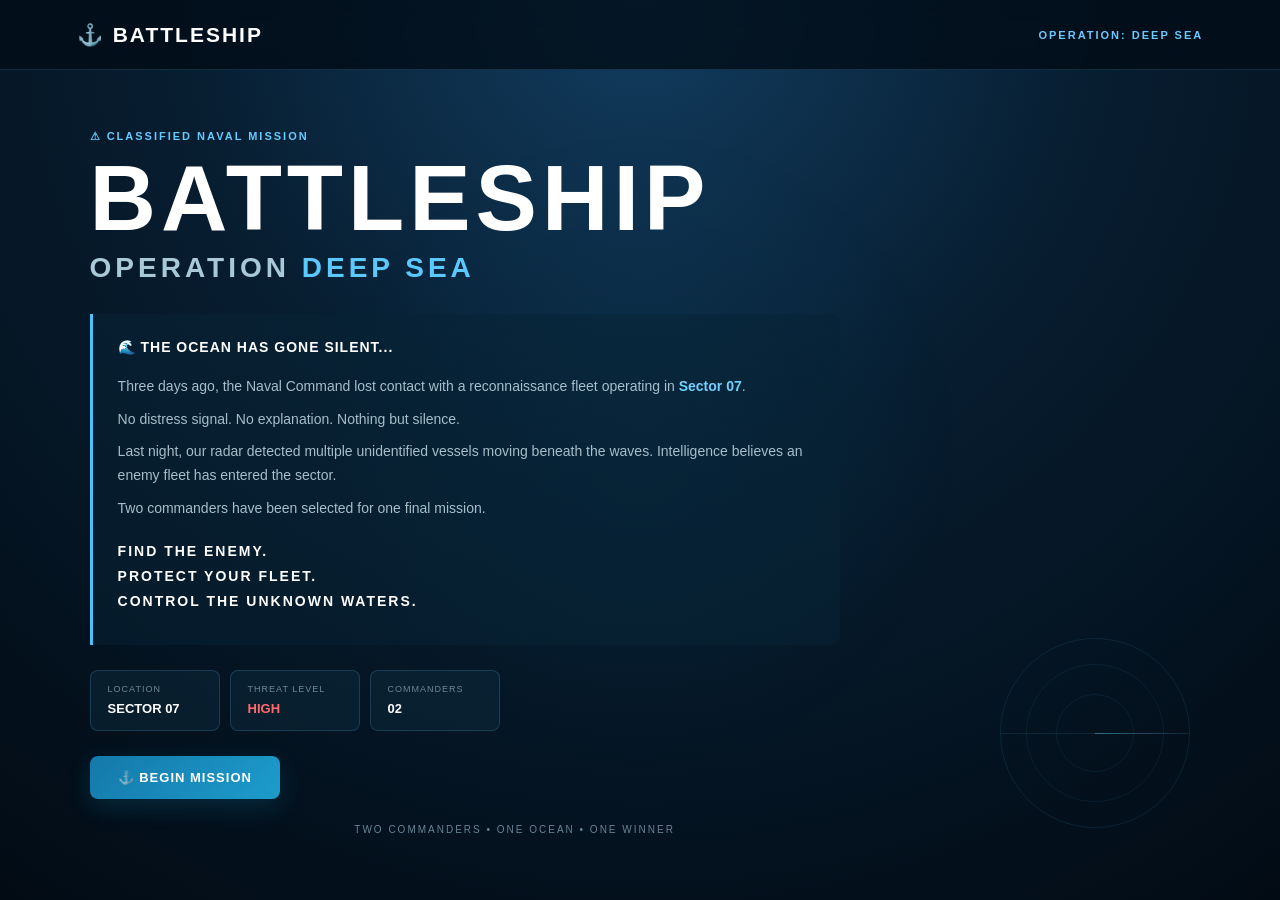
<file: index.html>
<!DOCTYPE html>
<html lang="en">
<head>
    <meta charset="UTF-8">
    <meta name="viewport" content="width=device-width, initial-scale=1.0">
    <title>Battleship | Operation Deep Sea</title>
    <link rel="stylesheet" href="style.css">
</head>
<body>
    <div class="ocean">
        <div class="bubble bubble1"></div>
        <div class="bubble bubble2"></div>
        <div class="bubble bubble3"></div>
        <div class="bubble bubble4"></div>
        <div class="bubble bubble5"></div>
    </div>

    <header class="navbar">
        <div class="logo">⚓ BATTLESHIP</div>
        <div class="mission-code">OPERATION: DEEP SEA</div>
    </header>

    <main class="hero-section">
        <div class="content">
            <p class="classified">⚠ CLASSIFIED NAVAL MISSION</p>
            <h1>BATTLESHIP</h1>
            <h2>OPERATION <span>DEEP SEA</span></h2>

            <div class="story">
                <p class="story-title">🌊 THE OCEAN HAS GONE SILENT...</p>
                <p>Three days ago, the Naval Command lost contact with a reconnaissance fleet operating in <strong>Sector 07</strong>.</p>
                <p>No distress signal. No explanation. Nothing but silence.</p>
                <p>Last night, our radar detected multiple unidentified vessels moving beneath the waves. Intelligence believes an enemy fleet has entered the sector.</p>
                <p>Two commanders have been selected for one final mission.</p>
                <p class="mission-line">FIND THE ENEMY. <br>PROTECT YOUR FLEET. <br>CONTROL THE UNKNOWN WATERS.</p>
            </div>

            <div class="status-box">
                <div class="status-item"><span>LOCATION</span><strong>SECTOR 07</strong></div>
                <div class="status-item"><span>THREAT LEVEL</span><strong class="danger">HIGH</strong></div>
                <div class="status-item"><span>COMMANDERS</span><strong>02</strong></div>
            </div>

            <button class="start-button" onclick="startMission()">⚓ BEGIN MISSION</button>
            <p class="bottom-text">TWO COMMANDERS • ONE OCEAN • ONE WINNER</p>
        </div>
    </main>

    <div class="radar">
        <div class="radar-circle"></div>
        <div class="radar-line"></div>
    </div>

    <script>
        function startMission() {
            window.location.href = "mission.html";
        }
    </script>
</body>
</html>
</file>
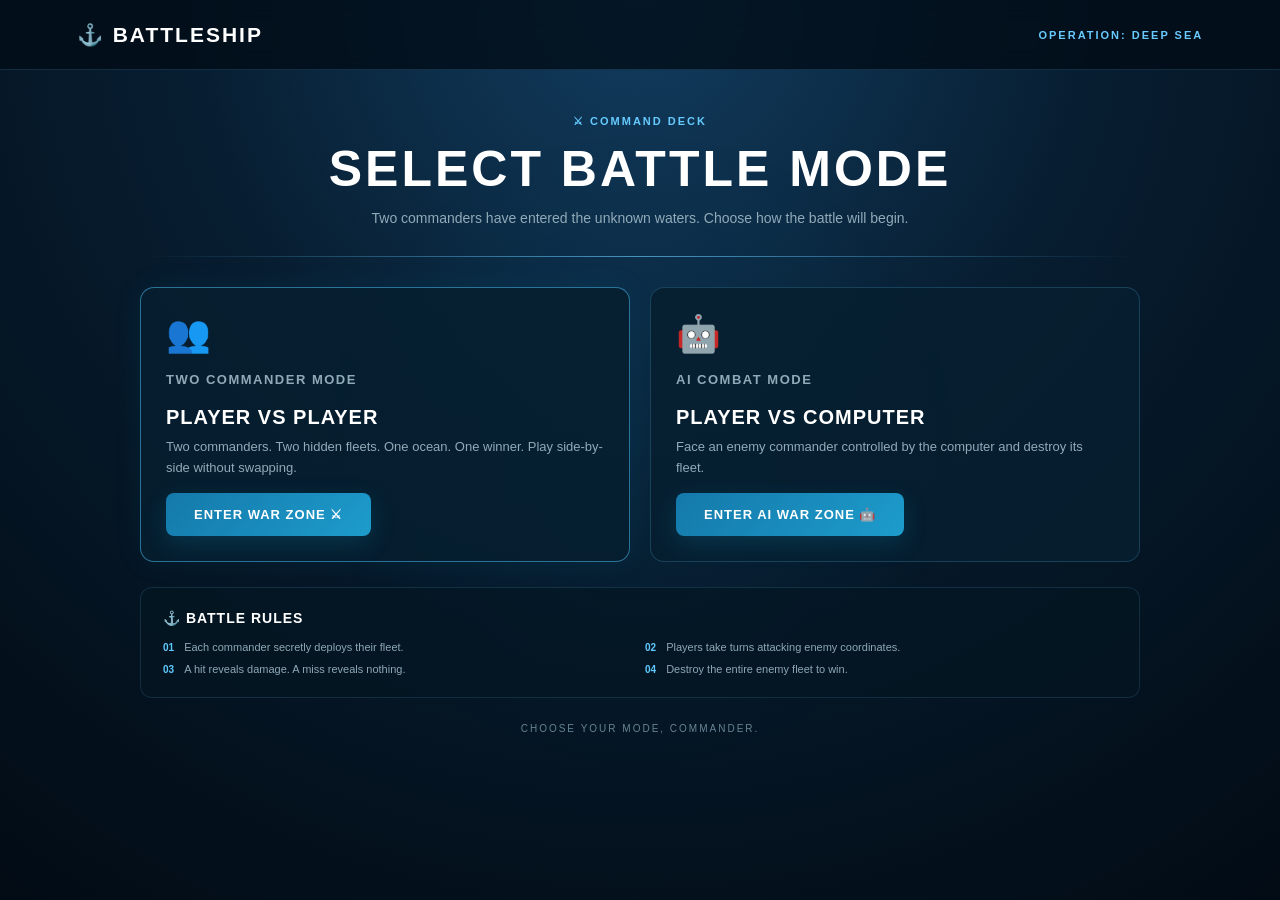
<file: game.html>
<!DOCTYPE html>
<html lang="en">
<head>
    <meta charset="UTF-8">
    <meta name="viewport" content="width=device-width, initial-scale=1.0">
    <title>Battle Zone | Battleship</title>
    <link rel="stylesheet" href="style.css">
    <style>
        .game-page { position: relative; z-index: 1; min-height: calc(100vh - 70px); padding: 30px 4% 45px; }
        .game-panel { width: min(1350px, 100%); margin: auto; padding: 28px; background: rgba(5, 23, 38, 0.94); border: 1px solid rgba(95, 195, 245, 0.25); border-radius: 16px; box-shadow: 0 25px 70px rgba(0, 0, 0, 0.45); }
        .game-header { text-align: center; margin-bottom: 25px; }
        .game-header h1 { font-size: clamp(30px, 5vw, 48px); letter-spacing: 3px; }
        .game-subtitle { margin-top: 7px; color: #8faab8; font-size: 13px; }
        .turn-box { display: flex; align-items: center; justify-content: center; gap: 15px; padding: 14px 20px; margin-bottom: 25px; border: 1px solid rgba(90, 200, 255, 0.25); border-radius: 9px; background: rgba(18, 65, 88, 0.4); }
        .turn-box span { color: #819eac; font-size: 10px; letter-spacing: 1.5px; }
        #turnPlayer { color: #6bd0ff; font-size: 16px; font-weight: bold; }
        
        .battle-universe { display: flex; justify-content: center; gap: 30px; flex-wrap: wrap; }
        .player-arena-zone { flex: 1; min-width: min(100%, 550px); transition: all 0.3s ease; }
        .battle-area { display: grid; grid-template-columns: 1fr 1fr; gap: 20px; }
        .battle-board { padding: 20px; border: 1px solid rgba(100, 202, 255, 0.16); border-radius: 12px; background: rgba(5, 27, 42, 0.7); }
        .board-heading { display: flex; justify-content: space-between; align-items: center; margin-bottom: 15px; }
        .board-heading h2 { font-size: 14px; letter-spacing: 1px; }
        .board-heading span { color: #6d91a2; font-size: 9px; letter-spacing: 1px; }
        
        .game-grid { display: grid; grid-template-columns: repeat(6, 1fr); gap: 5px; max-width: 420px; margin: auto; padding: 10px; background: rgba(1, 12, 21, 0.95); border: 2px solid rgba(85, 190, 245, 0.3); border-radius: 10px; }
        .game-cell { aspect-ratio: 1; display: flex; align-items: center; justify-content: center; border: 1px solid rgba(100, 202, 255, 0.2); border-radius: 4px; background: rgba(24, 74, 101, 0.55); font-size: 17px; cursor: pointer; transition: 0.18s ease; }
        .game-cell:hover { background: rgba(55, 139, 180, 0.75); border-color: #6bd0ff; }
        .game-cell.ship { background: rgba(30, 130, 170, 0.7); border-color: rgba(100, 210, 255, 0.5); }
        .game-cell.hit { background: rgba(190, 65, 65, 0.75); border-color: #ff7777; cursor: default; }
        .game-cell.miss { background: rgba(80, 100, 110, 0.45); color: #9bb0ba; cursor: default; }
        .game-cell.disabled { cursor: default; opacity: 0.8; }
        
        .disabled-arena { opacity: 0.25; pointer-events: none; transform: scale(0.98); }
        .battle-status { min-height: 24px; margin-top: 14px; text-align: center; color: #78cfff; font-size: 13px; }
        .battle-info { display: grid; grid-template-columns: repeat(3, 1fr); gap: 10px; margin-top: 25px; }
        .info-card { padding: 14px; text-align: center; border: 1px solid rgba(100, 202, 255, 0.14); border-radius: 8px; background: rgba(14, 49, 66, 0.4); }
        .info-card span { display: block; color: #6f8997; font-size: 9px; letter-spacing: 1px; margin-bottom: 6px; }
        .info-card strong { color: #ffffff; font-size: 15px; }
        @media (max-width: 1100px) { .battle-universe { flex-direction: column; } }
    </style>
</head>
<body>
    <div class="game-page">
        <div class="game-panel">
            <div class="game-header">
                <h1 id="gameArenaTitle">BATTLE ENGAGED</h1>
                <div class="game-subtitle">SIMULTANEOUS COMBAT INTERFACE MATRIX</div>
            </div>

            <div class="turn-box">
                <span>COMBAT RADAR SYSTEM:</span>
                <div id="turnPlayer">Loading Fleet Controls...</div>
            </div>

            <div class="battle-universe">
                <div class="player-arena-zone" id="p1-arena-block">
                    <div class="battle-area">
                        <div class="battle-board">
                            <div class="board-heading"><h2>P1 ATTACK TARGETS</h2><span>OFFENSIVE MATRIX</span></div>
                            <div id="p1-attack-grid" class="game-grid"></div>
                        </div>
                        <div class="battle-board">
                            <div class="board-heading"><h2>P1 DEFENSE SHIELDS</h2><span>RADAR HULL STATUS</span></div>
                            <div id="p1-defense-grid" class="game-grid"></div>
                        </div>
                    </div>
                </div>

                <div class="player-arena-zone" id="p2-arena-block">
                    <div class="battle-area">
                        <div class="battle-board">
                            <div class="board-heading"><h2>P2 ATTACK TARGETS</h2><span>OFFENSIVE MATRIX</span></div>
                            <div id="p2-attack-grid" class="game-grid"></div>
                        </div>
                        <div class="battle-board">
                            <div class="board-heading"><h2>P2 DEFENSE SHIELDS</h2><span>RADAR HULL STATUS</span></div>
                            <div id="p2-defense-grid" class="game-grid"></div>
                        </div>
                    </div>
                </div>
            </div>

            <div id="battleStatus" class="battle-status">System Connected. Prepare targets.</div>

            <div class="battle-info">
                <div class="info-card"><span>PLAYER 1 FLEET STATUS</span><strong id="p1-fleet-health">100%</strong></div>
                <div class="info-card"><span>GAME MODE PROFILE</span><strong id="display-game-mode">Detecting Stack...</strong></div>
                <div class="info-card"><span>OPPONENT STATUS</span><strong id="p2-fleet-health">100%</strong></div>
            </div>
        </div>
    </div>
    <script src="app.js"></script>
</body>
</html>
</file>
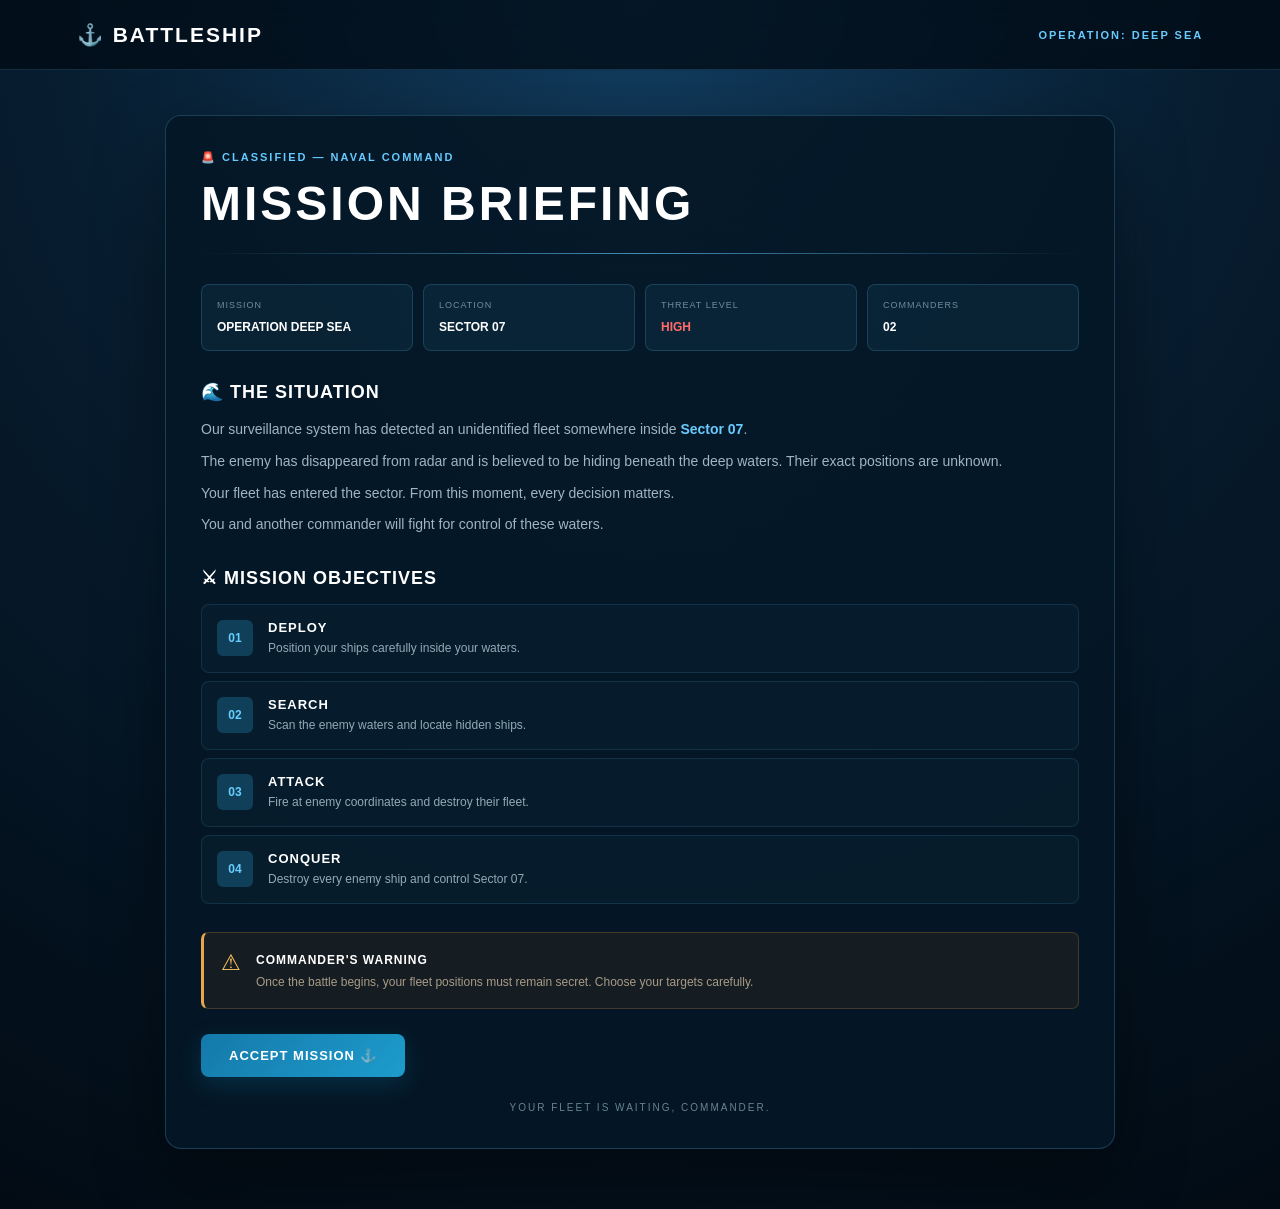
<file: mission.html>
<!DOCTYPE html>
<html lang="en">
<head>
    <meta charset="UTF-8">
    <meta name="viewport" content="width=device-width, initial-scale=1.0">
    <title>Mission Briefing | Battleship</title>
    <link rel="stylesheet" href="style.css">
</head>
<body>
    <div class="ocean">
        <div class="bubble bubble1"></div>
        <div class="bubble bubble2"></div>
        <div class="bubble bubble3"></div>
        <div class="bubble bubble4"></div>
        <div class="bubble bubble5"></div>
    </div>

    <header class="navbar">
        <div class="logo">⚓ BATTLESHIP</div>
        <div class="mission-code">OPERATION: DEEP SEA</div>
    </header>

    <main class="mission-page">
        <section class="mission-panel">
            <p class="classified">🚨 CLASSIFIED — NAVAL COMMAND</p>
            <h1>MISSION BRIEFING</h1>
            <div class="line"></div>

            <div class="mission-info">
                <div class="info-box"><span>MISSION</span><strong>OPERATION DEEP SEA</strong></div>
                <div class="info-box"><span>LOCATION</span><strong>SECTOR 07</strong></div>
                <div class="info-box"><span>THREAT LEVEL</span><strong class="danger">HIGH</strong></div>
                <div class="info-box"><span>COMMANDERS</span><strong>02</strong></div>
            </div>

            <div class="briefing-story">
                <h2>🌊 THE SITUATION</h2>
                <p>Our surveillance system has detected an unidentified fleet somewhere inside <strong>Sector 07</strong>.</p>
                <p>The enemy has disappeared from radar and is believed to be hiding beneath the deep waters. Their exact positions are unknown.</p>
                <p>Your fleet has entered the sector. From this moment, every decision matters.</p>
                <p>You and another commander will fight for control of these waters.</p>
            </div>

            <div class="objectives">
                <h2>⚔ MISSION OBJECTIVES</h2>
                <div class="objective">
                    <div class="number">01</div>
                    <div><h3>DEPLOY</h3><p>Position your ships carefully inside your waters.</p></div>
                </div>
                <div class="objective">
                    <div class="number">02</div>
                    <div><h3>SEARCH</h3><p>Scan the enemy waters and locate hidden ships.</p></div>
                </div>
                <div class="objective">
                    <div class="number">03</div>
                    <div><h3>ATTACK</h3><p>Fire at enemy coordinates and destroy their fleet.</p></div>
                </div>
                <div class="objective">
                    <div class="number">04</div>
                    <div><h3>CONQUER</h3><p>Destroy every enemy ship and control Sector 07.</p></div>
                </div>
            </div>

            <div class="warning">
                <div class="warning-icon">⚠</div>
                <div>
                    <strong>COMMANDER'S WARNING</strong>
                    <p>Once the battle begins, your fleet positions must remain secret. Choose your targets carefully.</p>
                </div>
            </div>

            <button class="start-button" onclick="acceptMission()">ACCEPT MISSION ⚓</button>
            <p class="bottom-text">YOUR FLEET IS WAITING, COMMANDER.</p>
        </section>
    </main>

    <script>
        function acceptMission() {
            window.location.href = "mode.html";
        }
    </script>
</body>
</html>
</file>
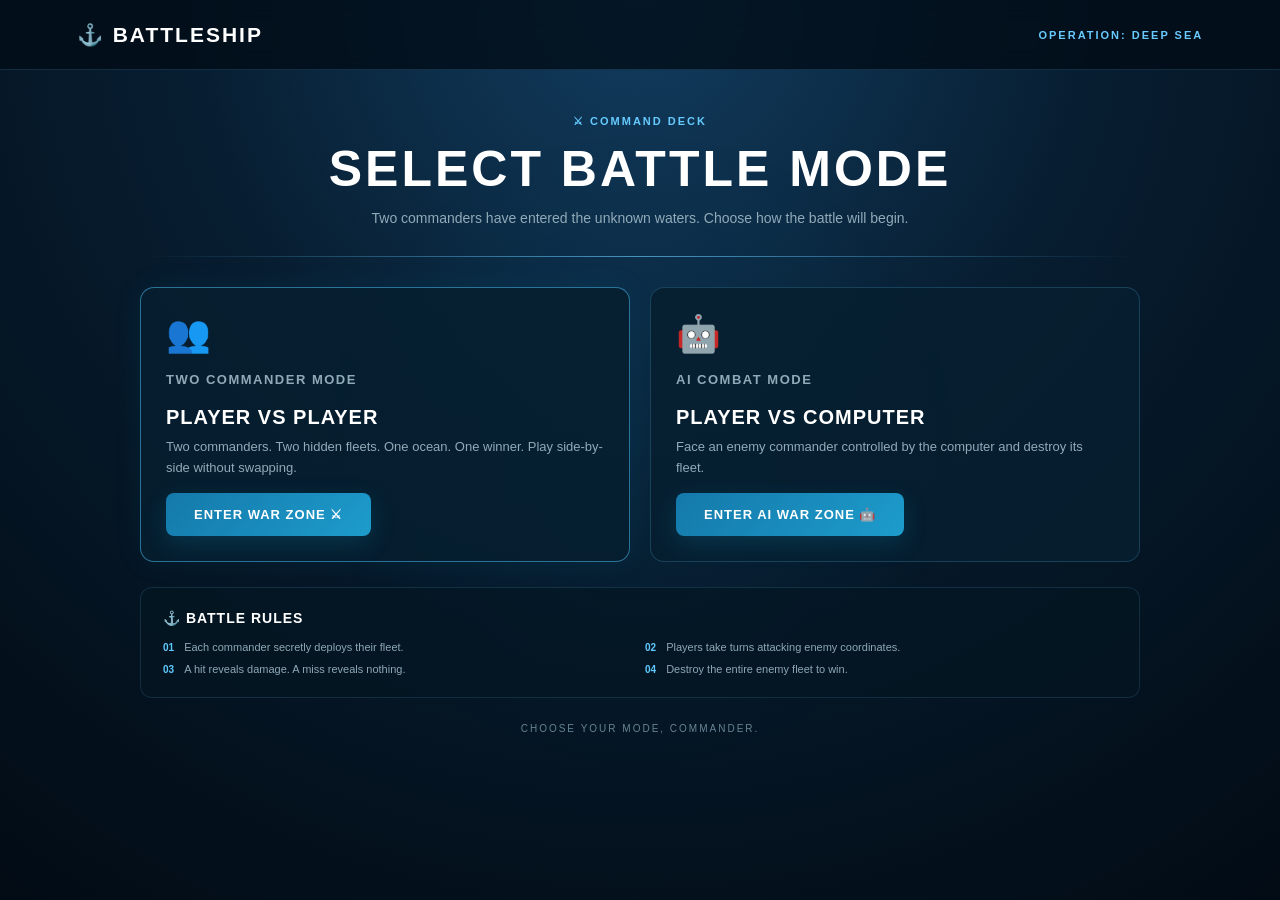
<file: mode.html>
<!DOCTYPE html>
<html lang="en">
<head>
    <meta charset="UTF-8">
    <meta name="viewport" content="width=device-width, initial-scale=1.0">
    <title>Battle Mode | Battleship</title>
    <link rel="stylesheet" href="style.css">
</head>
<body>
    <div class="ocean">
        <div class="bubble bubble1"></div>
        <div class="bubble bubble2"></div>
        <div class="bubble bubble3"></div>
        <div class="bubble bubble4"></div>
        <div class="bubble bubble5"></div>
    </div>

    <header class="navbar">
        <div class="logo">⚓ BATTLESHIP</div>
        <div class="mission-code">OPERATION: DEEP SEA</div>
    </header>

    <main class="mode-page">
        <section class="mode-panel">
            <p class="classified">⚔ COMMAND DECK</p>
            <h1>SELECT BATTLE MODE</h1>
            <p class="mode-intro">Two commanders have entered the unknown waters. Choose how the battle will begin.</p>
            <div class="line"></div>

            <div class="mode-container">
                <!-- PLAYER VS PLAYER -->
                <div class="mode-card selected">
                    <div class="mode-icon">👥</div>
                    <div class="mode-content">
                        <p class="mode-label">TWO COMMANDER MODE</p>
                        <h2>PLAYER VS PLAYER</h2>
                        <p>Two commanders. Two hidden fleets. One ocean. One winner. Play side-by-side without swapping.</p>
                        <button class="start-button" onclick="startTwoPlayer()">ENTER WAR ZONE ⚔</button>
                    </div>
                </div>

                <!-- PLAYER VS COMPUTER -->
                <div class="mode-card">
                    <div class="mode-icon">🤖</div>
                    <div class="mode-content">
                        <p class="mode-label">AI COMBAT MODE</p>
                        <h2>PLAYER VS COMPUTER</h2>
                        <p>Face an enemy commander controlled by the computer and destroy its fleet.</p>
                        <button class="start-button" onclick="startAIGame()">ENTER AI WAR ZONE 🤖</button>
                    </div>
                </div>
            </div>

            <div class="rules">
                <h3>⚓ BATTLE RULES</h3>
                <div class="rule-list">
                    <div><span>01</span><p>Each commander secretly deploys their fleet.</p></div>
                    <div><span>02</span><p>Players take turns attacking enemy coordinates.</p></div>
                    <div><span>03</span><p>A hit reveals damage. A miss reveals nothing.</p></div>
                    <div><span>04</span><p>Destroy the entire enemy fleet to win.</p></div>
                </div>
            </div>
            <p class="bottom-text">CHOOSE YOUR MODE, COMMANDER.</p>
        </section>
    </main>

    <script>
        function startTwoPlayer() {
            localStorage.setItem("gameMode", "pvp");
            window.location.href = "setup.html?mode=pvp&player=1";
        }

        function startAIGame() {
            localStorage.setItem("gameMode", "pvc");
            window.location.href = "setup.html?mode=pvc&player=1";
        }
    </script>
</body>
</html>
</file>
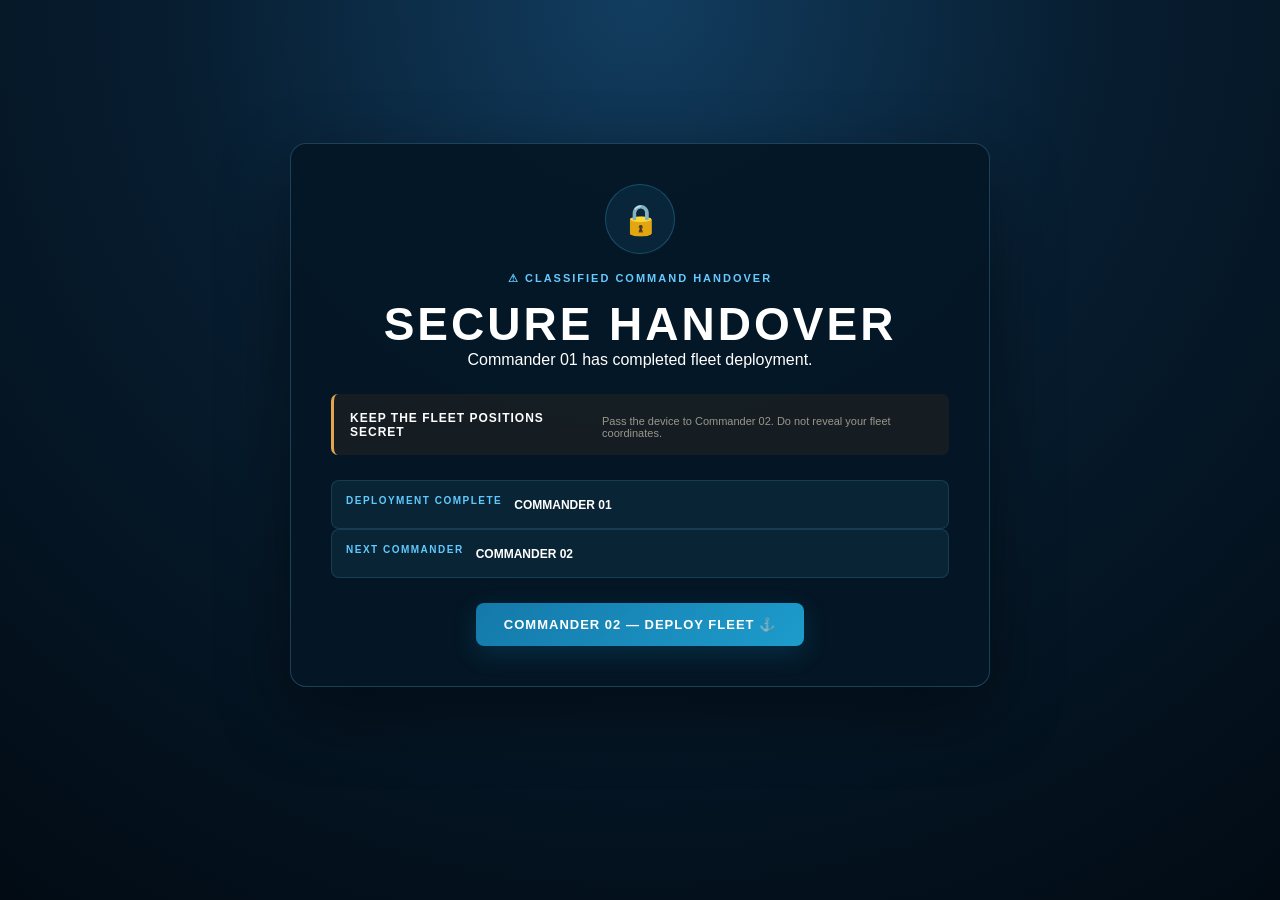
<file: pass.html>
<!DOCTYPE html>
<html lang="en">

<head>

    <meta charset="UTF-8">

    <meta
        name="viewport"
        content="width=device-width, initial-scale=1.0">

    <title>Secure Handover | Battleship</title>

    <link rel="stylesheet" href="style.css">

</head>


<body>

    <main class="pass-page">

        <section class="pass-panel">

            <div class="lock-icon">
                🔒
            </div>


            <p class="classified">
                ⚠ CLASSIFIED COMMAND HANDOVER
            </p>


            <h1>
                SECURE HANDOVER
            </h1>


            <p class="pass-message">
                Commander 01 has completed fleet deployment.
            </p>


            <div class="secret-box">

                <strong>
                    KEEP THE FLEET POSITIONS SECRET
                </strong>

                <p>
                    Pass the device to Commander 02.
                    Do not reveal your fleet coordinates.
                </p>

            </div>


            <div class="handover">

                <div class="commander">

                    <span class="handover-label">
                        DEPLOYMENT COMPLETE
                    </span>

                    <strong>
                        COMMANDER 01
                    </strong>

                </div>


                <div class="commander">

                    <span class="handover-label">
                        NEXT COMMANDER
                    </span>

                    <strong>
                        COMMANDER 02
                    </strong>

                </div>

            </div>


            <button
                class="start-button"
                onclick="continueToPlayer2()">

                COMMANDER 02 — DEPLOY FLEET ⚓

            </button>

        </section>

    </main>


<script>

function continueToPlayer2() {

    window.location.href =
        "setup.html?mode=pvp&player=2";

}

</script>

</body>

</html>
</file>
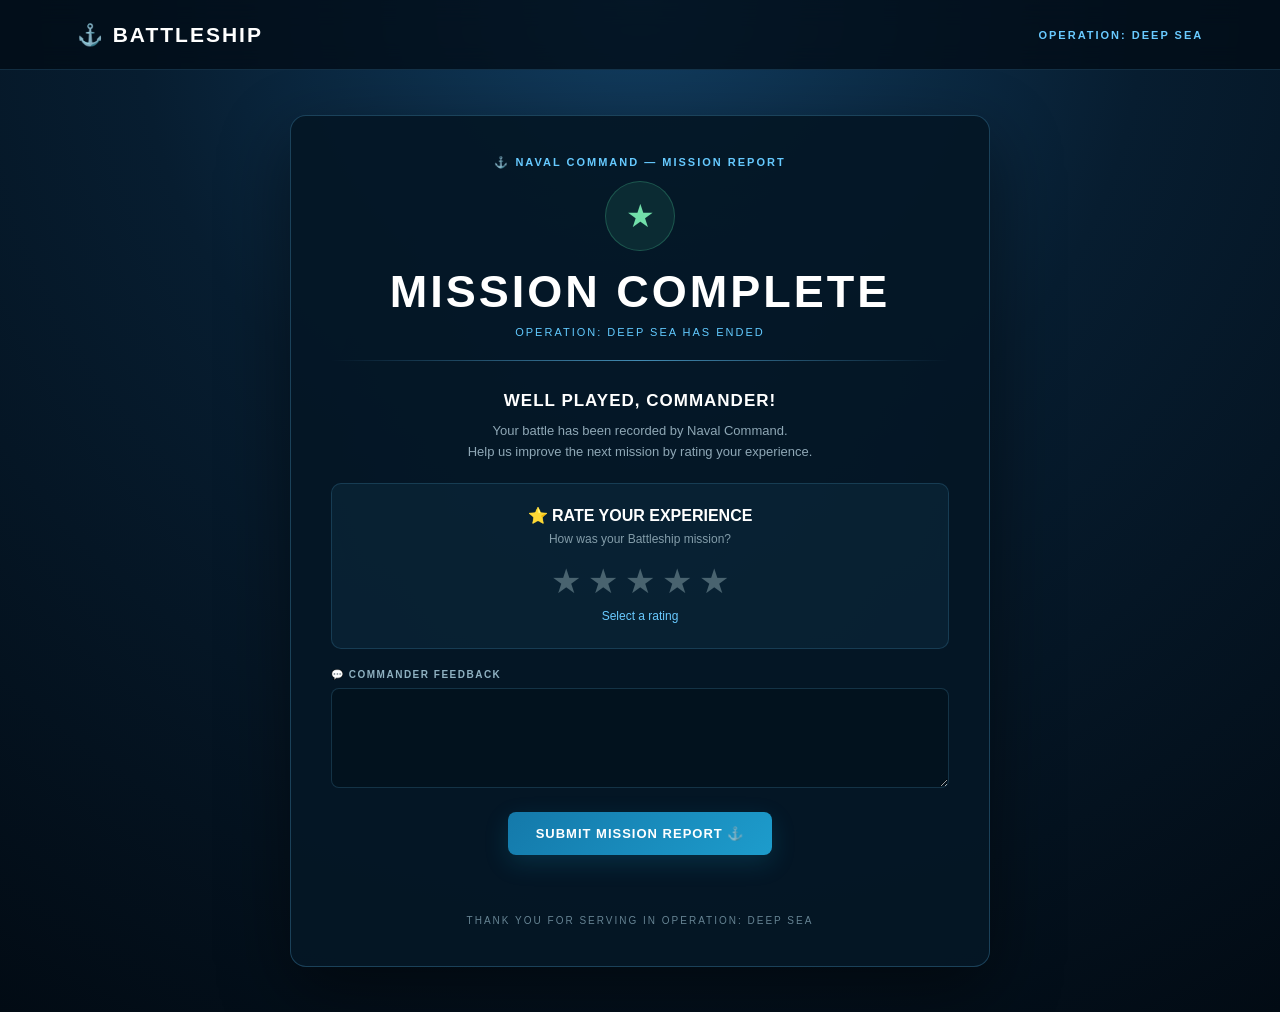
<file: rating.html>
<!DOCTYPE html>
<html lang="en">

<head>
    <meta charset="UTF-8">

    <meta name="viewport" content="width=device-width, initial-scale=1.0">

    <title>Mission Complete | Battleship</title>

    <link rel="stylesheet" href="style.css">
</head>

<body>

    <!-- Ocean Background -->
    <div class="ocean">

        <div class="bubble bubble1"></div>
        <div class="bubble bubble2"></div>
        <div class="bubble bubble3"></div>
        <div class="bubble bubble4"></div>
        <div class="bubble bubble5"></div>

    </div>


    <!-- Navigation -->
    <header class="navbar">

        <div class="logo">
            ⚓ BATTLESHIP
        </div>

        <div class="mission-code">
            OPERATION: DEEP SEA
        </div>

    </header>


    <!-- Rating Page -->
    <main class="rating-page">

        <section class="rating-panel">

            <p class="classified">
                ⚓ NAVAL COMMAND — MISSION REPORT
            </p>

            <div class="success-icon">
                ★
            </div>

            <h1>
                MISSION COMPLETE
            </h1>

            <p class="rating-subtitle">
                OPERATION: DEEP SEA HAS ENDED
            </p>

            <div class="line"></div>


            <!-- Thank You -->
            <div class="rating-message">

                <h2>
                    WELL PLAYED, COMMANDER!
                </h2>

                <p>
                    Your battle has been recorded by
                    Naval Command.
                </p>

                <p>
                    Help us improve the next mission
                    by rating your experience.
                </p>

            </div>


            <!-- Rating -->
            <div class="rating-box">

                <h2>
                    ⭐ RATE YOUR EXPERIENCE
                </h2>

                <p>
                    How was your Battleship mission?
                </p>


                <div class="stars">

                    <button onclick="setRating(1)">★</button>

                    <button onclick="setRating(2)">★</button>

                    <button onclick="setRating(3)">★</button>

                    <button onclick="setRating(4)">★</button>

                    <button onclick="setRating(5)">★</button>

                </div>


                <p id="ratingText" class="rating-text">
                    Select a rating
                </p>

            </div>


            <!-- Feedback -->
            <div class="feedback-box">

                <label for="feedback">
                    💬 COMMANDER FEEDBACK
                </label>

                <textarea
                    id="feedback"
                    placeholder="Tell us about your mission experience...">
                </textarea>

            </div>


            <!-- Submit -->
            <button
                class="start-button"
                onclick="submitRating()">

                SUBMIT MISSION REPORT ⚓

            </button>


            <p id="thanksMessage" class="thanks-message"></p>


            <p class="bottom-text">
                THANK YOU FOR SERVING IN OPERATION: DEEP SEA
            </p>

        </section>

    </main>


    <script>

        let selectedRating = 0;


        function setRating(rating) {

            selectedRating = rating;

            const stars =
                document.querySelectorAll(".stars button");

            const ratingText =
                document.getElementById("ratingText");


            stars.forEach((star, index) => {

                if (index < rating) {

                    star.classList.add("active");

                } else {

                    star.classList.remove("active");

                }

            });


            const messages = {

                1: "⭐ Needs improvement",

                2: "⭐⭐ Could be better",

                3: "⭐⭐⭐ Good mission",

                4: "⭐⭐⭐⭐ Great mission",

                5: "⭐⭐⭐⭐⭐ Excellent mission!"

            };


            ratingText.textContent =
                messages[rating];

        }


        function submitRating() {

            const feedback =
                document.getElementById("feedback").value;

            const thanksMessage =
                document.getElementById("thanksMessage");


            if (selectedRating === 0) {

                thanksMessage.textContent =
                    "⚠ Please select a rating first.";

                return;

            }


            /*
             * Save the rating locally.
             * This works on GitHub Pages without a database.
             */

            localStorage.setItem(
                "battleshipRating",
                selectedRating
            );


            localStorage.setItem(
                "battleshipFeedback",
                feedback
            );


            thanksMessage.textContent =
                "✓ Mission report submitted successfully. Thank you, Commander!";


            document.querySelector(
                ".start-button"
            ).disabled = true;
           setTimeout(function () {
    window.close();
}, 500);
        }

    </script>

</body>

</html>
</file>
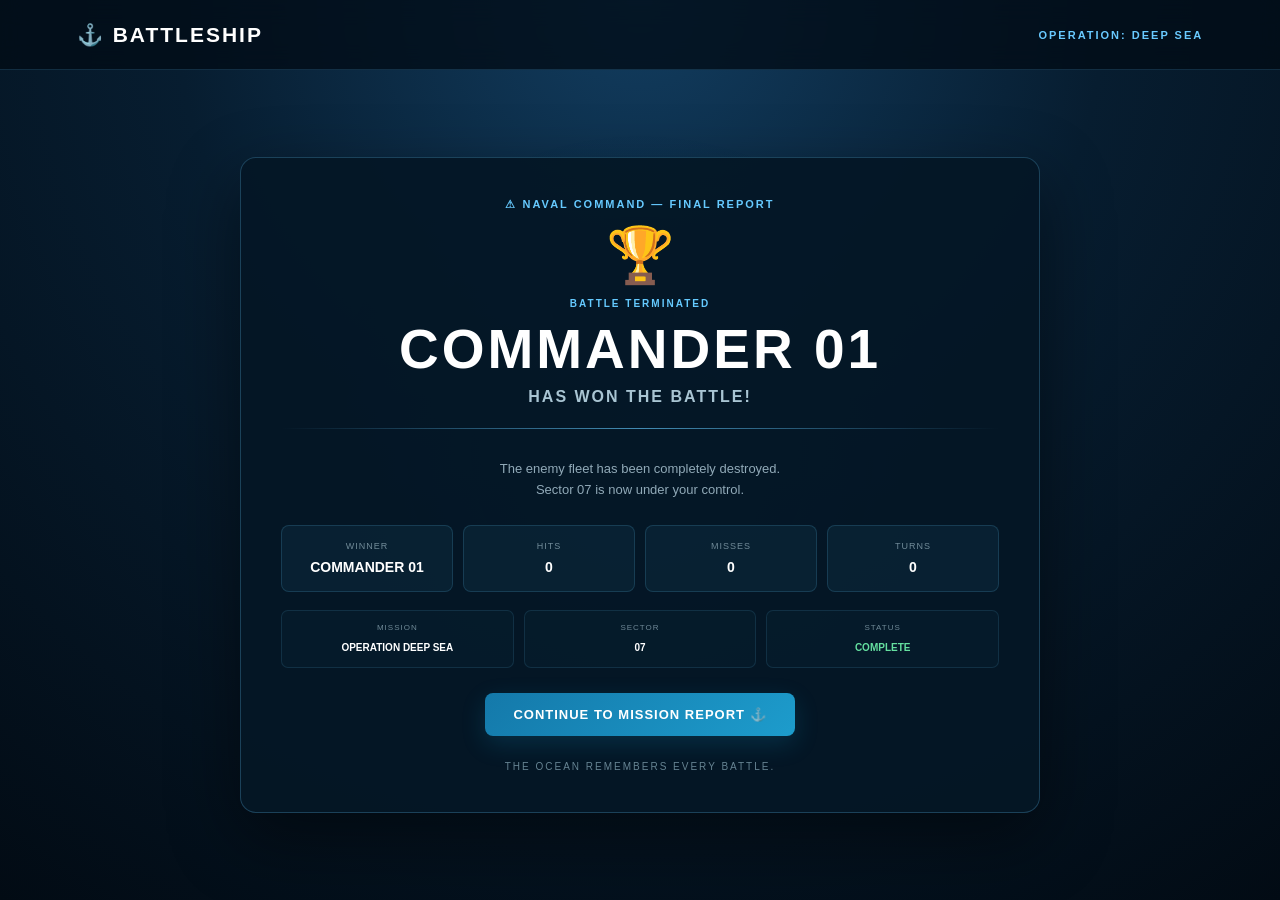
<file: result.html>
<!DOCTYPE html>
<html lang="en">
<head>
    <meta charset="UTF-8">
    <meta name="viewport" content="width=device-width, initial-scale=1.0">
    <title>Mission Result | Battleship</title>
    <link rel="stylesheet" href="style.css">
</head>
<body>
    <div class="ocean">
        <div class="bubble bubble1"></div>
        <div class="bubble bubble2"></div>
        <div class="bubble bubble3"></div>
        <div class="bubble bubble4"></div>
        <div class="bubble bubble5"></div>
    </div>

    <header class="navbar">
        <div class="logo">⚓ BATTLESHIP</div>
        <div class="mission-code">OPERATION: DEEP SEA</div>
    </header>

    <main class="result-page">
        <section class="result-panel">
            <p class="classified">⚠ NAVAL COMMAND — FINAL REPORT</p>
            <div class="victory-icon">🏆</div>
            <p class="result-label">BATTLE TERMINATED</p>

            <h1 id="winnerTitle">COMMANDER 01</h1>
            <h2 class="winner-text">HAS WON THE BATTLE!</h2>
            <div class="line"></div>

            <div class="result-message">
                <p id="winnerMessage">The enemy fleet has been completely destroyed.</p>
                <p>Sector 07 is now under your control.</p>
            </div>

            <div class="result-stats">
                <div class="result-stat"><span>WINNER</span><strong id="winnerName">COMMANDER 01</strong></div>
                <div class="result-stat"><span>HITS</span><strong id="hits">0</strong></div>
                <div class="result-stat"><span>MISSES</span><strong id="misses">0</strong></div>
                <div class="result-stat"><span>TURNS</span><strong id="turns">0</strong></div>
            </div>

            <div class="mission-status">
                <div><span>MISSION</span><strong>OPERATION DEEP SEA</strong></div>
                <div><span>SECTOR</span><strong>07</strong></div>
                <div><span>STATUS</span><strong class="success">COMPLETE</strong></div>
            </div>

            <button class="start-button" onclick="continueToRating()">CONTINUE TO MISSION REPORT ⚓</button>
            <p class="bottom-text">THE OCEAN REMEMBERS EVERY BATTLE.</p>
        </section>
    </main>

    <script>
        const finalWinner = localStorage.getItem("winner");
        const finalHits = localStorage.getItem("totalHits");
        const finalMisses = localStorage.getItem("totalMisses");
        const finalTurns = localStorage.getItem("totalTurns");

        if (finalWinner) {
            document.getElementById("winnerTitle").textContent = finalWinner;
            document.getElementById("winnerName").textContent = finalWinner;
            if (finalWinner === "COMPUTER BOT") {
                document.getElementById("winnerMessage").textContent = "Your fleet structures have been completely vaporized.";
                document.querySelector(".winner-text").textContent = "HAS SEIZED THE OCEAN!";
            }
        }
        if (finalHits) document.getElementById("hits").textContent = finalHits;
        if (finalMisses) document.getElementById("misses").textContent = finalMisses;
        if (finalTurns) document.getElementById("turns").textContent = finalTurns;

        function continueToRating() { window.location.href = "rating.html"; }
    </script>
</body>
</html>
</file>
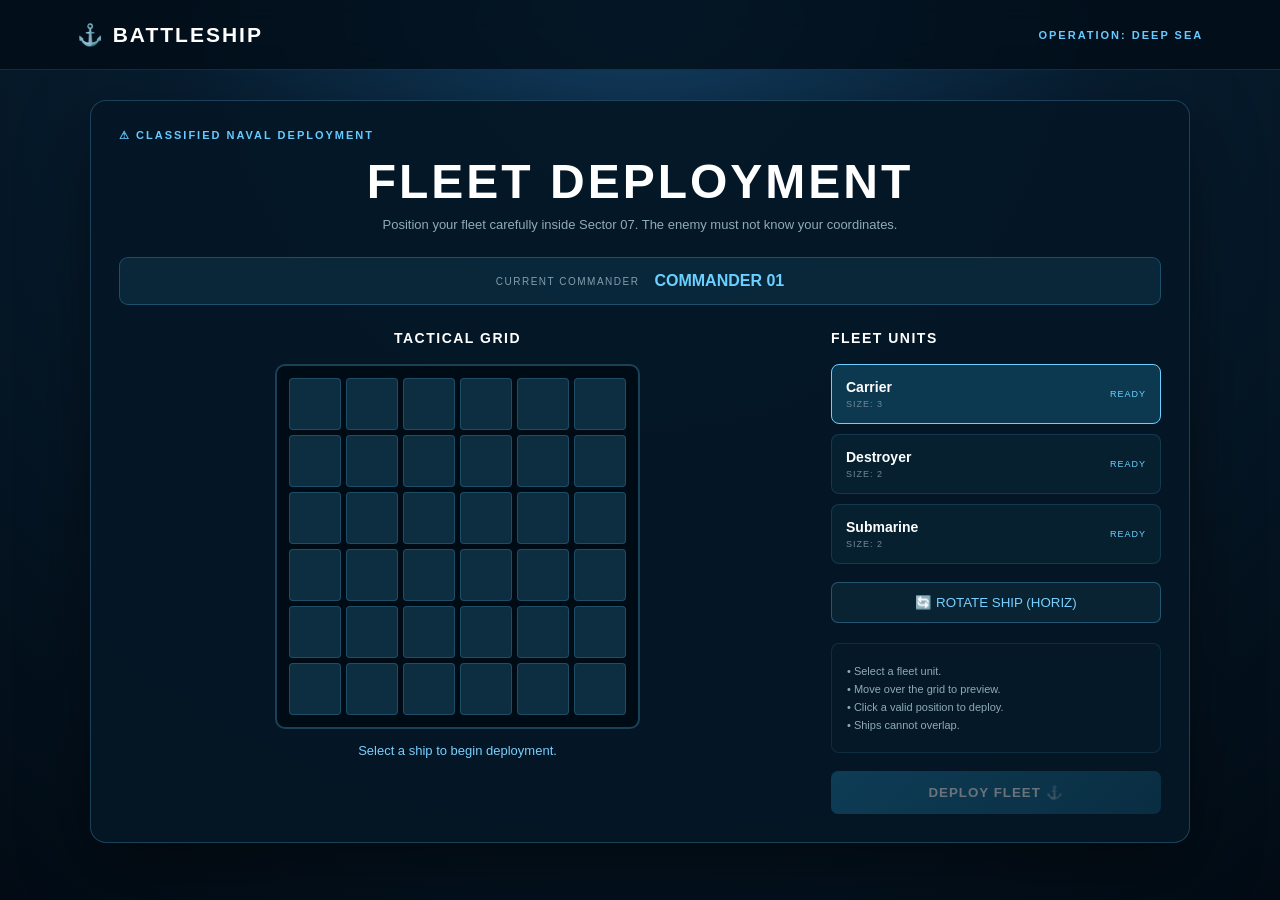
<file: setup.html>
<!DOCTYPE html>
<html lang="en">
<head>
    <meta charset="UTF-8">
    <meta name="viewport" content="width=device-width, initial-scale=1.0">

    <title>Fleet Deployment | Battleship</title>

    <link rel="stylesheet" href="style.css">
    <link rel="stylesheet" href="setup.css">
</head>

<body>

<nav class="navbar">
    <div class="logo">⚓ BATTLESHIP</div>
    <div class="mission-code">OPERATION: DEEP SEA</div>
</nav>

<main class="setup-page">

    <section class="setup-panel">

        <p class="classified">
            ⚠ CLASSIFIED NAVAL DEPLOYMENT
        </p>

        <h1>FLEET DEPLOYMENT</h1>

        <p class="setup-subtitle">
            Position your fleet carefully inside Sector 07.
            The enemy must not know your coordinates.
        </p>

        <div class="player-indicator">
            <span>CURRENT COMMANDER</span>
            <strong id="playerName">COMMANDER 01</strong>
        </div>

        <div class="setup-container">

            <div class="setup-board-section">

                <h2>TACTICAL GRID</h2>

                <div id="setupBoard"></div>

                <div class="setup-status" id="setupStatus">
                    Select a ship to begin deployment.
                </div>

            </div>


            <div class="fleet-panel">

                <h2>FLEET UNITS</h2>

                <div class="ship-card selected"
                     data-ship="Carrier"
                     data-size="3">

                    <div>
                        <strong>Carrier</strong>
                        <span>SIZE: 3</span>
                    </div>

                    <div class="ship-status">READY</div>

                </div>


                <div class="ship-card"
                     data-ship="Destroyer"
                     data-size="2">

                    <div>
                        <strong>Destroyer</strong>
                        <span>SIZE: 2</span>
                    </div>

                    <div class="ship-status">READY</div>

                </div>


                <div class="ship-card"
                     data-ship="Submarine"
                     data-size="2">

                    <div>
                        <strong>Submarine</strong>
                        <span>SIZE: 2</span>
                    </div>

                    <div class="ship-status">READY</div>

                </div>


                <button class="rotate-button" id="rotateButton">
                    🔄 ROTATE SHIP (HORIZ)
                </button>


                <div class="setup-instructions">

                    <p>• Select a fleet unit.</p>
                    <p>• Move over the grid to preview.</p>
                    <p>• Click a valid position to deploy.</p>
                    <p>• Ships cannot overlap.</p>

                </div>


                <button class="deploy-button"
                        id="deployButton"
                        disabled>

                    DEPLOY FLEET ⚓

                </button>

            </div>

        </div>

    </section>

</main>


<script>

const BOARD_SIZE = 6;

const params =
    new URLSearchParams(window.location.search);

const gameMode =
    localStorage.getItem("gameMode") || "pvp";

const player =
    params.get("player") || "1";


document.getElementById("playerName").textContent =
    `COMMANDER 0${player}`;


let selectedShip = "Carrier";
let selectedSize = 3;
let isHorizontal = true;

let placedShips = [];

let deployedCoords =
    Array.from(
        { length: BOARD_SIZE },
        () => Array(BOARD_SIZE).fill(0)
    );


const boardContainer =
    document.getElementById("setupBoard");

const statusText =
    document.getElementById("setupStatus");

const rotateButton =
    document.getElementById("rotateButton");

const deployButton =
    document.getElementById("deployButton");

const cards =
    document.querySelectorAll(".ship-card");


/* =====================================
   CREATE BOARD
===================================== */

function buildGrid() {

    boardContainer.innerHTML = "";

    for (let row = 0; row < BOARD_SIZE; row++) {

        for (let col = 0; col < BOARD_SIZE; col++) {

            const cell = document.createElement("div");

            cell.className = "cell";

            cell.dataset.row = row;
            cell.dataset.col = col;

            cell.addEventListener(
                "mouseenter",
                () => showPreview(row, col)
            );

            cell.addEventListener(
                "mouseleave",
                clearPreview
            );

            cell.addEventListener(
                "click",
                () => placeShip(row, col)
            );

            boardContainer.appendChild(cell);
        }
    }
}

buildGrid();


/* =====================================
   SELECT SHIP
===================================== */

cards.forEach(card => {

    card.addEventListener("click", function () {

        if (
            this.querySelector(".ship-status")
                .textContent === "DEPLOYED"
        ) {
            return;
        }

        cards.forEach(c =>
            c.classList.remove("selected")
        );

        this.classList.add("selected");

        selectedShip =
            this.dataset.ship;

        selectedSize =
            Number(this.dataset.size);

        statusText.textContent =
            `Awaiting vectors for ${selectedShip}.`;

        clearPreview();
    });

});


/* =====================================
   ROTATE
===================================== */

rotateButton.addEventListener("click", function () {

    isHorizontal = !isHorizontal;

    this.textContent =
        isHorizontal
            ? "🔄 ROTATE SHIP (HORIZ)"
            : "🔄 ROTATE SHIP (VERT)";

    clearPreview();
});


/* =====================================
   VALIDATE
===================================== */

function isValidPosition(row, col) {

    if (!selectedShip) {
        return false;
    }

    if (isHorizontal) {

        if (col + selectedSize > BOARD_SIZE) {
            return false;
        }

    } else {

        if (row + selectedSize > BOARD_SIZE) {
            return false;
        }
    }


    for (let i = 0; i < selectedSize; i++) {

        const r =
            isHorizontal
                ? row
                : row + i;

        const c =
            isHorizontal
                ? col + i
                : col;

        if (deployedCoords[r][c] === 1) {
            return false;
        }
    }

    return true;
}


/* =====================================
   CLEAR PREVIEW
===================================== */

function clearPreview() {

    document
        .querySelectorAll("#setupBoard .cell")
        .forEach(cell => {

            cell.classList.remove(
                "preview",
                "invalid"
            );

        });
}


/* =====================================
   PREVIEW
===================================== */

function showPreview(row, col) {

    clearPreview();

    if (!selectedShip) {
        return;
    }

    const valid =
        isValidPosition(row, col);


    for (let i = 0; i < selectedSize; i++) {

        const r =
            isHorizontal
                ? row
                : row + i;

        const c =
            isHorizontal
                ? col + i
                : col;


        if (
            r < 0 ||
            r >= BOARD_SIZE ||
            c < 0 ||
            c >= BOARD_SIZE
        ) {
            continue;
        }


        const cell =
            boardContainer.children[
                r * BOARD_SIZE + c
            ];


        if (
            cell &&
            !cell.classList.contains("ship")
        ) {

            cell.classList.add(
                valid
                    ? "preview"
                    : "invalid"
            );

        }
    }
}


/* =====================================
   PLACE SHIP
===================================== */

function placeShip(row, col) {

    if (!selectedShip) {
        return;
    }


    clearPreview();


    if (!isValidPosition(row, col)) {

        statusText.textContent =
            "🚨 INVALID COORDINATES: Space blocked!";

        return;
    }


    const positions = [];


    for (let i = 0; i < selectedSize; i++) {

        const r =
            isHorizontal
                ? row
                : row + i;

        const c =
            isHorizontal
                ? col + i
                : col;


        deployedCoords[r][c] = 1;


        positions.push({
            row: r,
            col: c
        });


        const cell =
            boardContainer.children[
                r * BOARD_SIZE + c
            ];


        cell.classList.remove(
            "preview",
            "invalid"
        );

        cell.classList.add("ship");
    }


    placedShips.push({

        name: selectedShip,

        positions: positions

    });


    const activeCard =
        document.querySelector(
            `.ship-card[data-ship="${selectedShip}"]`
        );


    activeCard
        .querySelector(".ship-status")
        .textContent = "DEPLOYED";


    activeCard.classList.remove(
        "selected"
    );


    selectedShip = null;


    const nextCard =
        Array.from(cards).find(card =>
            card.querySelector(".ship-status")
                .textContent === "READY"
        );


    if (nextCard) {

        nextCard.click();

    } else {

        statusText.textContent =
            "✅ ALL FLEET UNITS DEPLOYED.";

        deployButton.disabled = false;
    }

}


/* =====================================
   SAVE AND CONTINUE
===================================== */

deployButton.addEventListener(
    "click",
    function () {

        if (placedShips.length !== 3) {
            return;
        }


        /* SAVE CURRENT PLAYER */

        localStorage.setItem(
            `player${player}Fleet`,
            JSON.stringify(placedShips)
        );


        /* PLAYER VS COMPUTER */

        if (gameMode === "pvc") {

            window.location.href =
                "game.html";

            return;
        }


        /* PLAYER 1 → PASS SCREEN */

        if (player === "1") {

            window.location.href =
                "pass.html";

            return;
        }


        /* PLAYER 2 → GAME */

        window.location.href =
            "game.html";

    });

</script>

</body>
</html>
</file>
<file: style.css>
/* =========================================
   BATTLESHIP
   OPERATION: DEEP SEA
   COMMON STYLE SHEET
   ========================================= */


/* =========================================
   RESET
   ========================================= */

* {
    margin: 0;
    padding: 0;
    box-sizing: border-box;
}


html {
    scroll-behavior: smooth;
}


body {
    min-height: 100vh;

    font-family:
        Arial,
        Helvetica,
        sans-serif;

    color: #ffffff;

    background:
        radial-gradient(
            circle at 50% 0%,
            #123d60 0%,
            #071d30 42%,
            #020b14 100%
        );

    overflow-x: hidden;
}


/* =========================================
   OCEAN BACKGROUND
   ========================================= */

.ocean {
    position: fixed;

    inset: 0;

    overflow: hidden;

    pointer-events: none;

    z-index: 0;
}


.ocean::before {
    content: "";

    position: absolute;

    width: 700px;
    height: 700px;

    left: 50%;
    top: 50%;

    transform: translate(-50%, -50%);

    border-radius: 50%;

    background:
        radial-gradient(
            circle,
            rgba(30, 150, 210, 0.08),
            transparent 65%
        );
}


/* Bubbles */

.bubble {
    position: absolute;

    border: 1px solid
        rgba(130, 220, 255, 0.22);

    border-radius: 50%;

    animation:
        bubbleMove
        10s
        infinite
        ease-in;
}


.bubble1 {
    width: 12px;
    height: 12px;

    left: 10%;
    bottom: -30px;
}


.bubble2 {
    width: 8px;
    height: 8px;

    left: 27%;
    bottom: -30px;

    animation-delay: 2s;
}


.bubble3 {
    width: 16px;
    height: 16px;

    left: 52%;
    bottom: -40px;

    animation-delay: 4s;
}


.bubble4 {
    width: 10px;
    height: 10px;

    left: 75%;
    bottom: -30px;

    animation-delay: 1s;
}


.bubble5 {
    width: 6px;
    height: 6px;

    left: 90%;
    bottom: -20px;

    animation-delay: 5s;
}


@keyframes bubbleMove {

    0% {
        transform:
            translateY(0)
            scale(0.7);

        opacity: 0;
    }

    20% {
        opacity: 0.5;
    }

    100% {
        transform:
            translateY(-110vh)
            scale(1.2);

        opacity: 0;
    }
}


/* =========================================
   NAVBAR
   ========================================= */

.navbar {
    position: relative;

    z-index: 10;

    width: 100%;
    height: 70px;

    padding: 0 6%;

    display: flex;

    align-items: center;

    justify-content: space-between;

    background:
        rgba(2, 12, 22, 0.78);

    border-bottom:
        1px solid
        rgba(90, 190, 240, 0.18);

    backdrop-filter: blur(12px);
}


.logo {
    font-size: 21px;

    font-weight: 800;

    letter-spacing: 2px;
}


.mission-code {
    font-size: 11px;

    font-weight: bold;

    letter-spacing: 2px;

    color: #69caff;
}


/* =========================================
   COMMON TEXT
   ========================================= */

.classified {
    color: #66caff;

    font-size: 11px;

    font-weight: bold;

    letter-spacing: 2px;

    margin-bottom: 12px;
}


.danger {
    color: #ff6b6b !important;
}


.success {
    color: #65e0a0 !important;
}


.line {
    width: 100%;

    height: 1px;

    margin: 22px 0 30px;

    background:
        linear-gradient(
            to right,
            transparent,
            rgba(100, 202, 255, 0.65),
            transparent
        );
}


.bottom-text {
    margin-top: 25px;

    text-align: center;

    color: #668493;

    font-size: 10px;

    letter-spacing: 2px;
}


/* =========================================
   COMMON BUTTON
   ========================================= */

.start-button {
    border: none;

    border-radius: 8px;

    padding: 14px 28px;

    background:
        linear-gradient(
            135deg,
            #1479aa,
            #1d9ccc
        );

    color: #ffffff;

    font-size: 13px;

    font-weight: bold;

    letter-spacing: 1px;

    cursor: pointer;

    box-shadow:
        0 8px 25px
        rgba(20, 145, 195, 0.2);

    transition:
        transform 0.2s ease,
        box-shadow 0.2s ease,
        background 0.2s ease;
}


.start-button:hover {
    transform: translateY(-2px);

    background:
        linear-gradient(
            135deg,
            #1988bb,
            #25a8da
        );

    box-shadow:
        0 12px 30px
        rgba(30, 170, 220, 0.3);
}


.start-button:active {
    transform: translateY(0);
}


/* =========================================
   INDEX / HOME PAGE
   ========================================= */

.hero-section {
    position: relative;

    z-index: 1;

    min-height:
        calc(100vh - 70px);

    padding:
        55px 7% 60px;

    display: flex;

    align-items: center;
}


.content {
    width: min(850px, 100%);
}


.hero-section h1 {
    font-size:
        clamp(48px, 9vw, 92px);

    line-height: 0.95;

    letter-spacing: 5px;

    margin-bottom: 10px;
}


.hero-section h2 {
    font-size:
        clamp(19px, 3vw, 28px);

    letter-spacing: 4px;

    color: #a9c9d9;
}


.hero-section h2 span {
    color: #5bc8ff;
}


.story {
    margin-top: 30px;

    max-width: 750px;

    padding: 22px 25px;

    border-left:
        3px solid #4bc3fa;

    background:
        rgba(8, 35, 54, 0.55);

    border-radius: 0 10px 10px 0;
}


.story p {
    color: #a8becb;

    font-size: 14px;

    line-height: 1.7;

    margin-bottom: 9px;
}


.story .story-title {
    color: #ffffff;

    font-weight: bold;

    letter-spacing: 1px;

    margin-bottom: 15px;
}


.story strong {
    color: #70d0ff;
}


.mission-line {
    margin-top: 18px;

    color: #ffffff !important;

    font-weight: bold;

    letter-spacing: 2px;

    line-height: 1.8 !important;
}


/* =========================================
   STATUS BOX
   ========================================= */

.status-box {
    display: flex;

    flex-wrap: wrap;

    gap: 10px;

    margin:
        25px 0;
}


.status-item {
    min-width: 130px;

    padding: 13px 17px;

    border:
        1px solid
        rgba(100, 202, 255, 0.18);

    border-radius: 8px;

    background:
        rgba(12, 42, 61, 0.5);
}


.status-item span {
    display: block;

    color: #6e8998;

    font-size: 9px;

    letter-spacing: 1px;

    margin-bottom: 5px;
}


.status-item strong {
    font-size: 13px;

    color: #ffffff;
}


/* =========================================
   RADAR
   ========================================= */

.radar {
    position: fixed;

    z-index: 1;

    right: 7%;

    bottom: 8%;

    width: 190px;
    height: 190px;

    border:
        1px solid
        rgba(80, 200, 255, 0.2);

    border-radius: 50%;

    opacity: 0.55;
}


.radar::before,
.radar::after {
    content: "";

    position: absolute;

    border:
        1px solid
        rgba(80, 200, 255, 0.15);

    border-radius: 50%;

    inset: 25px;
}


.radar::after {
    inset: 55px;
}


.radar-circle {
    position: absolute;

    inset: 50% 0 auto 0;

    height: 1px;

    background:
        rgba(80, 200, 255, 0.2);
}


.radar-line {
    position: absolute;

    width: 50%;

    height: 1px;

    left: 50%;
    top: 50%;

    transform-origin: left center;

    background:
        linear-gradient(
            to right,
            rgba(100, 220, 255, 0.8),
            transparent
        );

    animation:
        radarSpin
        4s
        linear
        infinite;
}


@keyframes radarSpin {

    from {
        transform:
            rotate(0deg);
    }

    to {
        transform:
            rotate(360deg);
    }
}


/* =========================================
   MISSION PAGE
   ========================================= */

.mission-page {
    position: relative;

    z-index: 1;

    min-height:
        calc(100vh - 70px);

    padding:
        45px 5% 60px;

    display: flex;

    justify-content: center;
}


.mission-panel {
    width: min(950px, 100%);

    padding: 35px;

    background:
        rgba(5, 23, 38, 0.92);

    border:
        1px solid
        rgba(95, 195, 245, 0.23);

    border-radius: 16px;

    box-shadow:
        0 25px 70px
        rgba(0, 0, 0, 0.4);
}


.mission-panel h1 {
    font-size:
        clamp(30px, 5vw, 48px);

    letter-spacing: 3px;
}


.mission-info {
    display: grid;

    grid-template-columns:
        repeat(4, 1fr);

    gap: 10px;

    margin-bottom: 30px;
}


.info-box {
    padding: 15px;

    border:
        1px solid
        rgba(100, 202, 255, 0.18);

    border-radius: 8px;

    background:
        rgba(18, 55, 75, 0.4);
}


.info-box span {
    display: block;

    color: #718c9b;

    font-size: 9px;

    letter-spacing: 1px;

    margin-bottom: 7px;
}


.info-box strong {
    font-size: 12px;

    color: #ffffff;
}


.briefing-story h2,
.objectives h2 {
    font-size: 18px;

    letter-spacing: 1px;

    margin-bottom: 15px;
}


.briefing-story {
    margin-bottom: 30px;
}


.briefing-story p {
    color: #9eb5c3;

    font-size: 14px;

    line-height: 1.7;

    margin-bottom: 8px;
}


.briefing-story strong {
    color: #6acbff;
}


/* =========================================
   OBJECTIVES
   ========================================= */

.objectives {
    margin-bottom: 28px;
}


.objective {
    display: flex;

    gap: 15px;

    padding: 15px;

    margin-bottom: 8px;

    border:
        1px solid
        rgba(100, 202, 255, 0.12);

    border-radius: 8px;

    background:
        rgba(12, 41, 57, 0.35);
}


.objective .number {
    min-width: 36px;
    height: 36px;

    display: flex;

    align-items: center;

    justify-content: center;

    border-radius: 6px;

    background:
        rgba(35, 130, 175, 0.35);

    color: #66ceff;

    font-size: 12px;

    font-weight: bold;
}


.objective h3 {
    font-size: 13px;

    letter-spacing: 1px;

    margin-bottom: 4px;
}


.objective p {
    color: #91aab8;

    font-size: 12px;

    line-height: 1.5;
}


/* =========================================
   WARNING
   ========================================= */

.warning {
    display: flex;

    gap: 15px;

    padding: 17px;

    margin: 25px 0;

    border:
        1px solid
        rgba(255, 170, 70, 0.2);

    border-left:
        3px solid #e5a64d;

    border-radius: 7px;

    background:
        rgba(100, 65, 25, 0.18);
}


.warning-icon {
    font-size: 22px;

    color: #ffc15c;
}


.warning strong {
    font-size: 12px;

    letter-spacing: 1px;
}


.warning p {
    margin-top: 5px;

    color: #a89b88;

    font-size: 12px;

    line-height: 1.5;
}


/* =========================================
   MODE PAGE
   ========================================= */

.mode-page {
    position: relative;

    z-index: 1;

    min-height:
        calc(100vh - 70px);

    padding: 45px 5%;

    display: flex;

    justify-content: center;
}


.mode-panel {
    width: min(1000px, 100%);

    text-align: center;
}


.mode-panel h1 {
    font-size:
        clamp(32px, 5vw, 50px);

    letter-spacing: 3px;
}


.mode-intro {
    margin: 12px auto 30px;

    max-width: 650px;

    color: #91aab8;

    font-size: 14px;
}


.mode-container {
    display: grid;

    grid-template-columns:
        1fr 1fr;

    gap: 20px;

    text-align: left;
}


.mode-card {
    padding: 25px;

    border:
        1px solid
        rgba(100, 202, 255, 0.2);

    border-radius: 14px;

    background:
        rgba(7, 31, 48, 0.85);

    transition:
        transform 0.2s ease,
        border-color 0.2s ease;
}


.mode-card:hover {
    transform: translateY(-3px);

    border-color:
        rgba(100, 202, 255, 0.45);
}


.mode-card.selected {
    border-color:
        rgba(80, 200, 255, 0.5);

    box-shadow:
        0 0 30px
        rgba(30, 150, 210, 0.08);
}


.mode-icon {
    font-size: 36px;

    margin-bottom: 15px;
}


.mode-label {
    color: #5ecaff;

    font-size: 9px;

    font-weight: bold;

    letter-spacing: 1.5px;

    margin-bottom: 8px;
}


.mode-content h2 {
    font-size: 20px;

    letter-spacing: 1px;

    margin-bottom: 8px;
}


.mode-content > p {
    color: #91aab8;

    font-size: 13px;

    line-height: 1.6;

    margin-bottom: 15px;
}


.mode-details {
    display: flex;

    align-items: center;

    gap: 10px;

    flex-wrap: wrap;

    margin-bottom: 20px;
}


.mode-details span {
    padding: 7px 9px;

    border-radius: 5px;

    background:
        rgba(38, 91, 116, 0.3);

    color: #8eafbf;

    font-size: 9px;

    letter-spacing: 0.5px;
}


.mode-card.locked {
    opacity: 0.48;
}


.locked-message {
    padding: 10px;

    border-radius: 6px;

    background:
        rgba(70, 70, 70, 0.2);

    color: #8c969c;

    font-size: 11px;

    text-align: center;
}


/* =========================================
   RULES
   ========================================= */

.rules {
    margin-top: 25px;

    padding: 22px;

    border:
        1px solid
        rgba(100, 202, 255, 0.14);

    border-radius: 12px;

    background:
        rgba(5, 22, 35, 0.7);

    text-align: left;
}


.rules h3 {
    font-size: 14px;

    letter-spacing: 1px;

    margin-bottom: 15px;
}


.rule-list {
    display: grid;

    grid-template-columns:
        1fr 1fr;

    gap: 10px;
}


.rule-list > div {
    display: flex;

    gap: 10px;

    align-items: center;
}


.rule-list span {
    color: #5fcaff;

    font-size: 10px;

    font-weight: bold;
}


.rule-list p {
    color: #8fa8b6;

    font-size: 11px;
}


/* =========================================
   PASS / HANDOVER PAGE
   ========================================= */

.pass-page {
    position: relative;

    z-index: 1;

    min-height:
        calc(100vh - 70px);

    padding: 45px 5%;

    display: flex;

    justify-content: center;

    align-items: center;
}


.pass-panel {
    width: min(700px, 100%);

    padding: 40px;

    text-align: center;

    background:
        rgba(5, 23, 38, 0.94);

    border:
        1px solid
        rgba(95, 195, 245, 0.25);

    border-radius: 16px;

    box-shadow:
        0 25px 70px
        rgba(0, 0, 0, 0.4);
}


.lock-icon {
    width: 70px;
    height: 70px;

    margin: 0 auto 18px;

    display: flex;

    align-items: center;

    justify-content: center;

    border-radius: 50%;

    background:
        rgba(40, 140, 190, 0.12);

    border:
        1px solid
        rgba(80, 200, 255, 0.25);

    font-size: 30px;
}


.pass-panel h1 {
    font-size:
        clamp(30px, 5vw, 46px);

    letter-spacing: 3px;
}


.secure-line {
    width: 100%;

    height: 1px;

    margin: 22px 0;

    background:
        linear-gradient(
            to right,
            transparent,
            #59c9ff,
            transparent
        );
}


.pass-message h2 {
    font-size: 17px;

    letter-spacing: 1px;

    margin-bottom: 12px;
}


.pass-message p {
    color: #91aab8;

    font-size: 13px;

    line-height: 1.6;

    margin-bottom: 7px;
}


.pass-message strong {
    color: #6bd0ff;
}


.secret-box {
    display: flex;

    align-items: center;

    gap: 14px;

    text-align: left;

    margin: 25px 0;

    padding: 16px;

    border-left:
        3px solid #e3a64f;

    border-radius: 7px;

    background:
        rgba(100, 65, 25, 0.18);
}


.secret-icon {
    font-size: 23px;

    color: #ffc45d;
}


.secret-box strong {
    font-size: 12px;

    letter-spacing: 1px;
}


.secret-box p {
    color: #9b968b;

    font-size: 11px;

    margin-top: 5px;
}


.handover {
    margin: 20px 0 25px;

    text-align: left;
}


.handover-label {
    color: #5fcaff;

    font-size: 10px;

    font-weight: bold;

    letter-spacing: 1.5px;

    margin-bottom: 8px;
}


.commander {
    display: flex;

    align-items: center;

    gap: 12px;

    padding: 14px;

    border:
        1px solid
        rgba(100, 202, 255, 0.15);

    border-radius: 8px;

    background:
        rgba(20, 65, 85, 0.35);
}


.commander-icon {
    font-size: 23px;
}


.commander strong {
    font-size: 12px;
}


.commander p {
    color: #819ba9;

    font-size: 11px;

    margin-top: 4px;
}


/* =========================================
   RESULT PAGE
   ========================================= */

.result-page {
    position: relative;

    z-index: 1;

    min-height:
        calc(100vh - 70px);

    padding: 45px 5%;

    display: flex;

    justify-content: center;

    align-items: center;
}


.result-panel {
    width: min(800px, 100%);

    padding: 40px;

    text-align: center;

    background:
        rgba(5, 23, 38, 0.94);

    border:
        1px solid
        rgba(95, 195, 245, 0.25);

    border-radius: 16px;

    box-shadow:
        0 25px 70px
        rgba(0, 0, 0, 0.45);
}


.victory-icon {
    font-size: 55px;

    margin: 10px 0;
}


.result-label {
    color: #65caff;

    font-size: 10px;

    font-weight: bold;

    letter-spacing: 2px;

    margin-bottom: 8px;
}


.result-panel h1 {
    font-size:
        clamp(32px, 6vw, 55px);

    letter-spacing: 3px;
}


.winner-text {
    color: #a9c5d3;

    font-size: 16px;

    letter-spacing: 2px;

    margin-top: 7px;
}


.result-message {
    margin: 20px 0 25px;
}


.result-message p {
    color: #91aab8;

    font-size: 13px;

    line-height: 1.6;
}


/* Statistics */

.result-stats {
    display: grid;

    grid-template-columns:
        repeat(4, 1fr);

    gap: 10px;

    margin-bottom: 18px;
}


.result-stat {
    padding: 15px 10px;

    border:
        1px solid
        rgba(100, 202, 255, 0.16);

    border-radius: 8px;

    background:
        rgba(16, 52, 70, 0.4);
}


.result-stat span {
    display: block;

    color: #718b99;

    font-size: 9px;

    letter-spacing: 1px;

    margin-bottom: 7px;
}


.result-stat strong {
    color: #ffffff;

    font-size: 14px;
}


/* Mission status */

.mission-status {
    display: grid;

    grid-template-columns:
        repeat(3, 1fr);

    gap: 10px;

    margin-bottom: 25px;
}


.mission-status > div {
    padding: 12px;

    border:
        1px solid
        rgba(100, 202, 255, 0.12);

    border-radius: 7px;

    background:
        rgba(8, 35, 52, 0.4);
}


.mission-status span {
    display: block;

    color: #6f8997;

    font-size: 8px;

    letter-spacing: 1px;

    margin-bottom: 5px;
}


.mission-status strong {
    font-size: 10px;
}


/* =========================================
   RATING PAGE
   ========================================= */

.rating-page {
    position: relative;

    z-index: 1;

    min-height:
        calc(100vh - 70px);

    padding: 45px 5%;

    display: flex;

    justify-content: center;

    align-items: center;
}


.rating-panel {
    width: min(700px, 100%);

    padding: 40px;

    text-align: center;

    background:
        rgba(5, 23, 38, 0.94);

    border:
        1px solid
        rgba(95, 195, 245, 0.25);

    border-radius: 16px;

    box-shadow:
        0 25px 70px
        rgba(0, 0, 0, 0.45);
}


.success-icon {
    width: 70px;
    height: 70px;

    margin: 5px auto 15px;

    display: flex;

    align-items: center;

    justify-content: center;

    border-radius: 50%;

    background:
        rgba(70, 190, 140, 0.12);

    border:
        1px solid
        rgba(80, 220, 160, 0.25);

    color: #72dfaa;

    font-size: 32px;
}


.rating-panel h1 {
    font-size:
        clamp(30px, 5vw, 45px);

    letter-spacing: 3px;
}


.rating-subtitle {
    color: #62caff;

    font-size: 11px;

    letter-spacing: 2px;

    margin-top: 8px;
}


.rating-message {
    margin: 20px 0;
}


.rating-message h2 {
    font-size: 17px;

    letter-spacing: 1px;

    margin-bottom: 10px;
}


.rating-message p {
    color: #8fa8b6;

    font-size: 13px;

    line-height: 1.6;
}


/* Rating box */

.rating-box {
    padding: 22px;

    margin: 20px 0;

    border:
        1px solid
        rgba(100, 202, 255, 0.16);

    border-radius: 10px;

    background:
        rgba(15, 52, 70, 0.4);
}


.rating-box h2 {
    font-size: 16px;

    margin-bottom: 7px;
}


.rating-box > p {
    color: #839daa;

    font-size: 12px;
}


/* Stars */

.stars {
    display: flex;

    justify-content: center;

    gap: 7px;

    margin: 15px 0 8px;
}


.stars button {
    border: none;

    background: transparent;

    color: #49636f;

    font-size: 34px;

    cursor: pointer;

    transition:
        transform 0.15s ease,
        color 0.15s ease;
}


.stars button:hover {
    transform: scale(1.12);

    color: #ffc857;
}


.stars button.active {
    color: #ffc857;
}


.rating-text {
    min-height: 17px;

    color: #69caff !important;
}


/* Feedback */

.feedback-box {
    text-align: left;

    margin-bottom: 20px;
}


.feedback-box label {
    display: block;

    color: #8fb1c1;

    font-size: 10px;

    font-weight: bold;

    letter-spacing: 1.5px;

    margin-bottom: 8px;
}


.feedback-box textarea {
    width: 100%;

    min-height: 100px;

    padding: 13px;

    resize: vertical;

    border:
        1px solid
        rgba(100, 202, 255, 0.18);

    border-radius: 8px;

    outline: none;

    background:
        rgba(3, 18, 29, 0.8);

    color: #ffffff;

    font-family: Arial, Helvetica, sans-serif;

    font-size: 12px;

    line-height: 1.5;
}


.feedback-box textarea:focus {
    border-color: #55caff;

    box-shadow:
        0 0 12px
        rgba(70, 190, 240, 0.08);
}


.feedback-box textarea::placeholder {
    color: #526d7a;
}


.thanks-message {
    min-height: 20px;

    margin-top: 15px;

    color: #6ee0a7;

    font-size: 12px;

    line-height: 1.5;
}


/* =========================================
   RESPONSIVE DESIGN
   ========================================= */

@media (max-width: 850px) {

    .radar {
        display: none;
    }


    .mission-info {
        grid-template-columns:
            repeat(2, 1fr);
    }


    .mode-container {
        grid-template-columns: 1fr;
    }


    .result-stats {
        grid-template-columns:
            repeat(2, 1fr);
    }

}


@media (max-width: 600px) {

    .navbar {
        height: 60px;

        padding: 0 20px;
    }


    .logo {
        font-size: 16px;
    }


    .mission-code {
        display: none;
    }


    .hero-section {
        padding:
            40px 20px 50px;
    }


    .hero-section h1 {
        letter-spacing: 3px;
    }


    .story {
        padding: 18px;
    }


    .status-box {
        display: grid;

        grid-template-columns:
            1fr 1fr;
    }


    .status-item {
        min-width: 0;
    }


    .mission-page,
    .mode-page,
    .pass-page,
    .result-page,
    .rating-page {
        padding:
            25px 15px 40px;
    }


    .mission-panel,
    .pass-panel,
    .result-panel,
    .rating-panel {
        padding: 25px 18px;
    }


    .mission-info {
        grid-template-columns: 1fr 1fr;
    }


    .rule-list {
        grid-template-columns: 1fr;
    }


    .result-stats {
        grid-template-columns:
            1fr 1fr;
    }


    .mission-status {
        grid-template-columns: 1fr;
    }


    .stars button {
        font-size: 29px;
    }

}


@media (max-width: 400px) {

    .status-box {
        grid-template-columns: 1fr;
    }


    .mission-info {
        grid-template-columns: 1fr;
    }


    .result-stats {
        grid-template-columns: 1fr 1fr;
    }


    .start-button {
        width: 100%;
    }

}
</file>
<file: setup.css>
/* =========================================
   SETUP PAGE
   SAME BATTLESHIP STYLE
========================================= */

* {
    box-sizing: border-box;
}

body {
    margin: 0;
    font-family: Arial, sans-serif;
}


/* =========================================
   SETUP PAGE
========================================= */

.setup-page {
    position: relative;
    z-index: 1;

    min-height: calc(100vh - 70px);

    padding: 30px 4% 45px;
}


/* =========================================
   SETUP PANEL
========================================= */

.setup-panel {
    width: min(1100px, 100%);

    margin: auto;

    padding: 28px;

    background: rgba(5, 23, 38, 0.94);

    border: 1px solid rgba(95, 195, 245, 0.25);

    border-radius: 16px;

    box-shadow:
        0 25px 70px rgba(0, 0, 0, 0.45);
}


.setup-panel h1 {
    text-align: center;

    font-size: clamp(30px, 5vw, 48px);

    letter-spacing: 3px;

    margin: 8px 0;
}


.setup-subtitle {
    text-align: center;

    color: #8faab8;

    font-size: 13px;

    margin-bottom: 25px;
}


/* =========================================
   PLAYER INDICATOR
========================================= */

.player-indicator {
    display: flex;

    justify-content: center;

    align-items: center;

    gap: 15px;

    padding: 14px 20px;

    margin-bottom: 25px;

    border:
        1px solid rgba(90, 200, 255, 0.25);

    border-radius: 9px;

    background:
        rgba(18, 65, 88, 0.4);
}


.player-indicator span {
    color: #819eac;

    font-size: 10px;

    letter-spacing: 1.5px;
}


.player-indicator strong {
    color: #6bd0ff;

    font-size: 16px;
}


/* =========================================
   SETUP CONTAINER
========================================= */

.setup-container {
    display: grid;

    grid-template-columns:
        minmax(0, 1fr)
        330px;

    gap: 35px;

    align-items: start;
}


/* =========================================
   BOARD SECTION
========================================= */

.setup-board-section {
    text-align: center;
}


.setup-board-section h2,
.fleet-panel h2 {
    font-size: 14px;

    letter-spacing: 1.5px;

    margin-bottom: 18px;
}


/* =========================================
   DEPLOYMENT BOARD
========================================= */

#setupBoard {
    display: grid;

    grid-template-columns:
        repeat(6, 52px);

    grid-template-rows:
        repeat(6, 52px);

    gap: 5px;

    width: max-content;

    margin: 0 auto;

    padding: 12px;

    background:
        rgba(1, 12, 21, 0.95);

    border:
        2px solid rgba(85, 190, 245, 0.3);

    border-radius: 10px;

    box-sizing: content-box;
}


/* =========================================
   BOARD CELL
========================================= */

#setupBoard .cell {
    width: 52px;

    height: 52px;

    box-sizing: border-box;

    display: flex;

    align-items: center;

    justify-content: center;

    border:
        1px solid rgba(100, 202, 255, 0.2);

    border-radius: 4px;

    background:
        rgba(24, 74, 101, 0.55);

    font-size: 17px;

    cursor: pointer;

    transition: 0.18s ease;
}


/* =========================================
   SHIP
========================================= */

#setupBoard .cell.ship {
    background:
        rgba(30, 130, 170, 0.7);

    border-color:
        rgba(100, 210, 255, 0.5);

    color: white;
}


/* =========================================
   PREVIEW
========================================= */

#setupBoard .cell.preview {
    background:
        rgba(80, 190, 230, 0.55);

    border-color:
        #6bd0ff;
}


/* =========================================
   INVALID
========================================= */

#setupBoard .cell.invalid {
    background:
        rgba(190, 65, 65, 0.55);

    border-color:
        #ff7777;
}


/* =========================================
   STATUS
========================================= */

.setup-status {
    min-height: 24px;

    margin-top: 14px;

    text-align: center;

    color: #78cfff;

    font-size: 13px;
}


/* =========================================
   FLEET PANEL
========================================= */

.fleet-panel {
    width: 100%;
}


/* =========================================
   SHIP CARD
========================================= */

.ship-card {
    display: flex;

    justify-content: space-between;

    align-items: center;

    padding: 14px;

    margin-bottom: 10px;

    border:
        1px solid rgba(100, 202, 255, 0.14);

    border-radius: 8px;

    background:
        rgba(14, 49, 66, 0.4);

    cursor: pointer;

    transition: 0.18s ease;
}


.ship-card:hover {
    border-color: #6bd0ff;
}


.ship-card.selected {
    border-color: #6bd0ff;

    background:
        rgba(18, 76, 103, 0.65);
}


.ship-card strong {
    display: block;

    color: white;

    font-size: 14px;
}


.ship-card span {
    display: block;

    color: #6f8997;

    font-size: 9px;

    letter-spacing: 1px;

    margin-top: 4px;
}


.ship-status {
    color: #6bd0ff;

    font-size: 9px;

    letter-spacing: 1px;
}


/* =========================================
   ROTATE BUTTON
========================================= */

.rotate-button {
    width: 100%;

    padding: 12px;

    margin-top: 8px;

    border:
        1px solid rgba(100, 202, 255, 0.3);

    border-radius: 7px;

    background:
        rgba(14, 49, 66, 0.5);

    color: #78cfff;

    cursor: pointer;
}


/* =========================================
   INSTRUCTIONS
========================================= */

.setup-instructions {
    margin-top: 20px;

    padding: 15px;

    border:
        1px solid rgba(100, 202, 255, 0.12);

    border-radius: 8px;

    background:
        rgba(5, 27, 42, 0.5);
}


.setup-instructions p {
    margin: 6px 0;

    color: #8faab8;

    font-size: 11px;
}


/* =========================================
   DEPLOY BUTTON
========================================= */

.deploy-button {
    width: 100%;

    padding: 14px;

    margin-top: 18px;

    border: none;

    border-radius: 7px;

    background:
        linear-gradient(
            135deg,
            #1d769f,
            #12526f
        );

    color: white;

    font-weight: bold;

    letter-spacing: 1px;

    cursor: pointer;
}


.deploy-button:disabled {
    opacity: 0.4;

    cursor: not-allowed;
}


/* =========================================
   MOBILE
========================================= */

@media (max-width: 850px) {

    .setup-container {
        grid-template-columns: 1fr;
    }

    .fleet-panel {
        max-width: 500px;

        margin: auto;
    }

}


@media (max-width: 500px) {

    #setupBoard {
        grid-template-columns:
            repeat(6, 40px);

        grid-template-rows:
            repeat(6, 40px);

        gap: 4px;

        padding: 8px;
    }


    #setupBoard .cell {
        width: 40px;

        height: 40px;
    }

}
</file>
